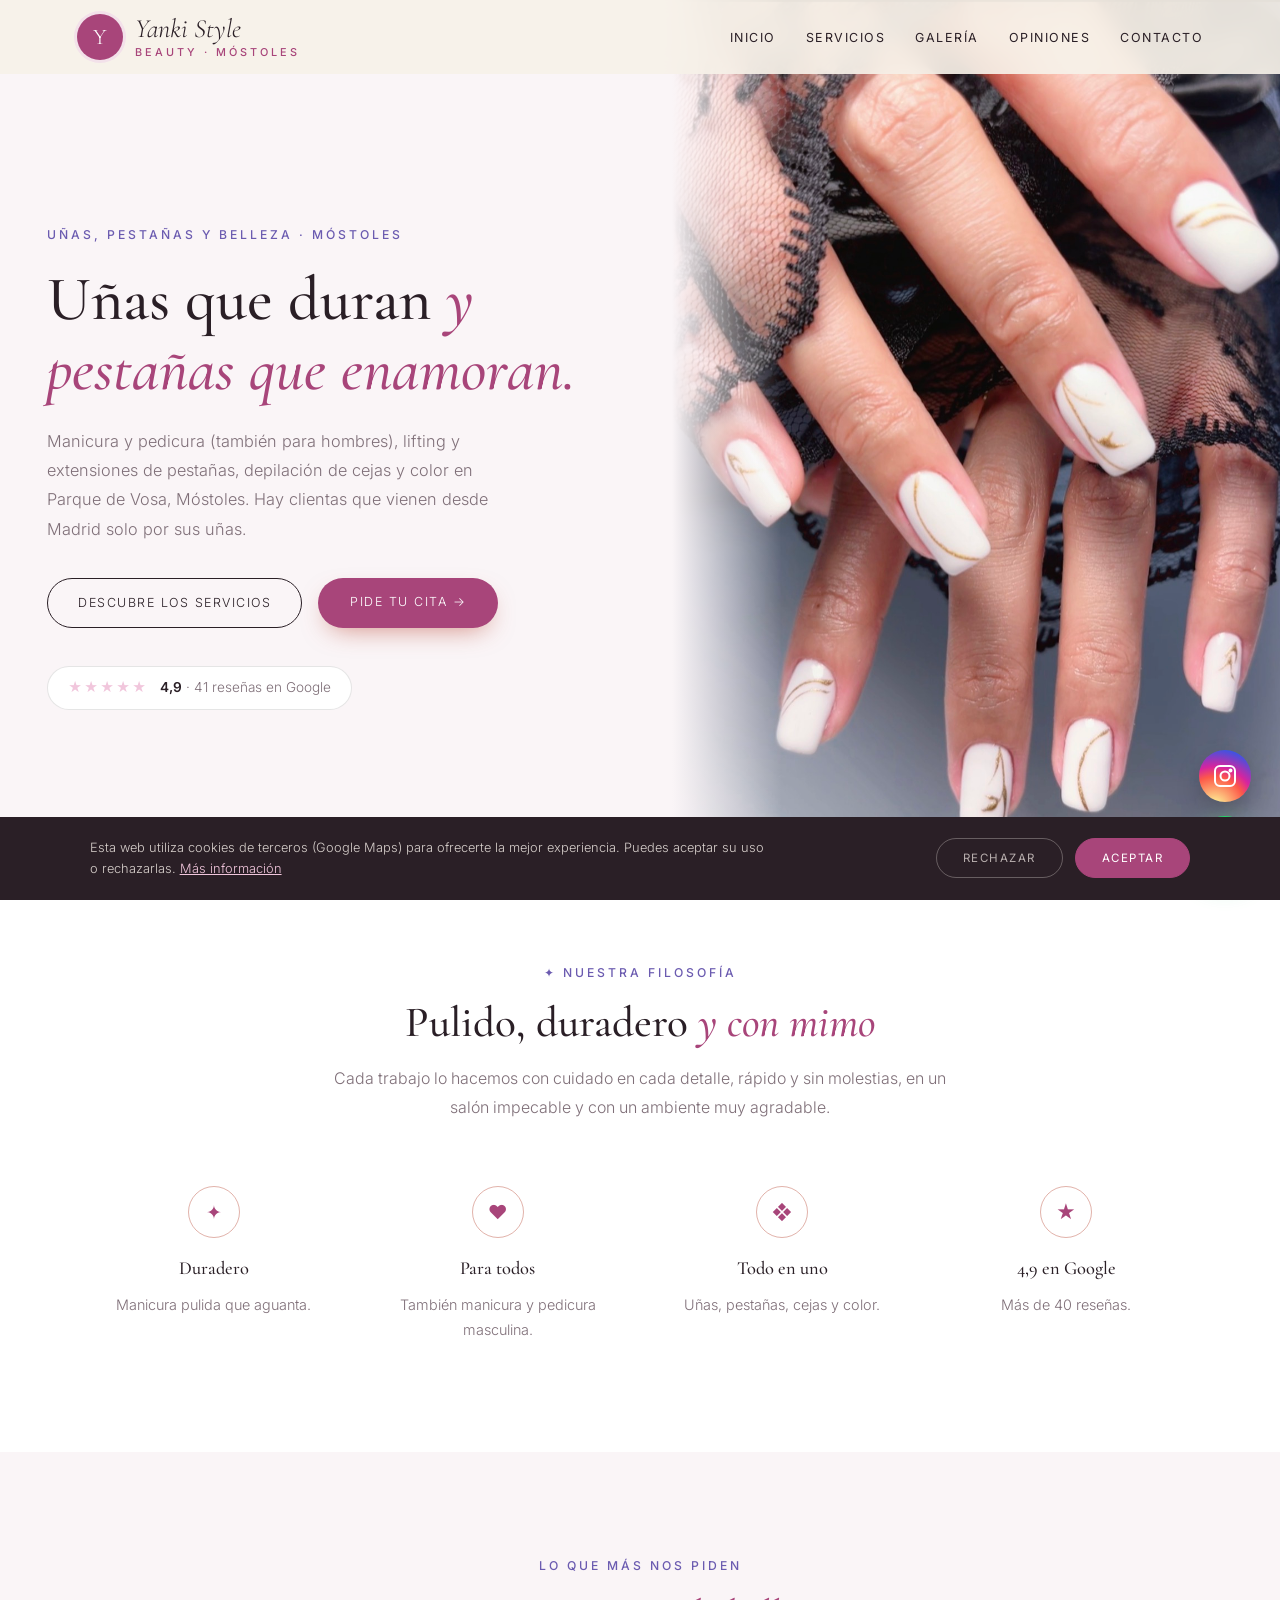
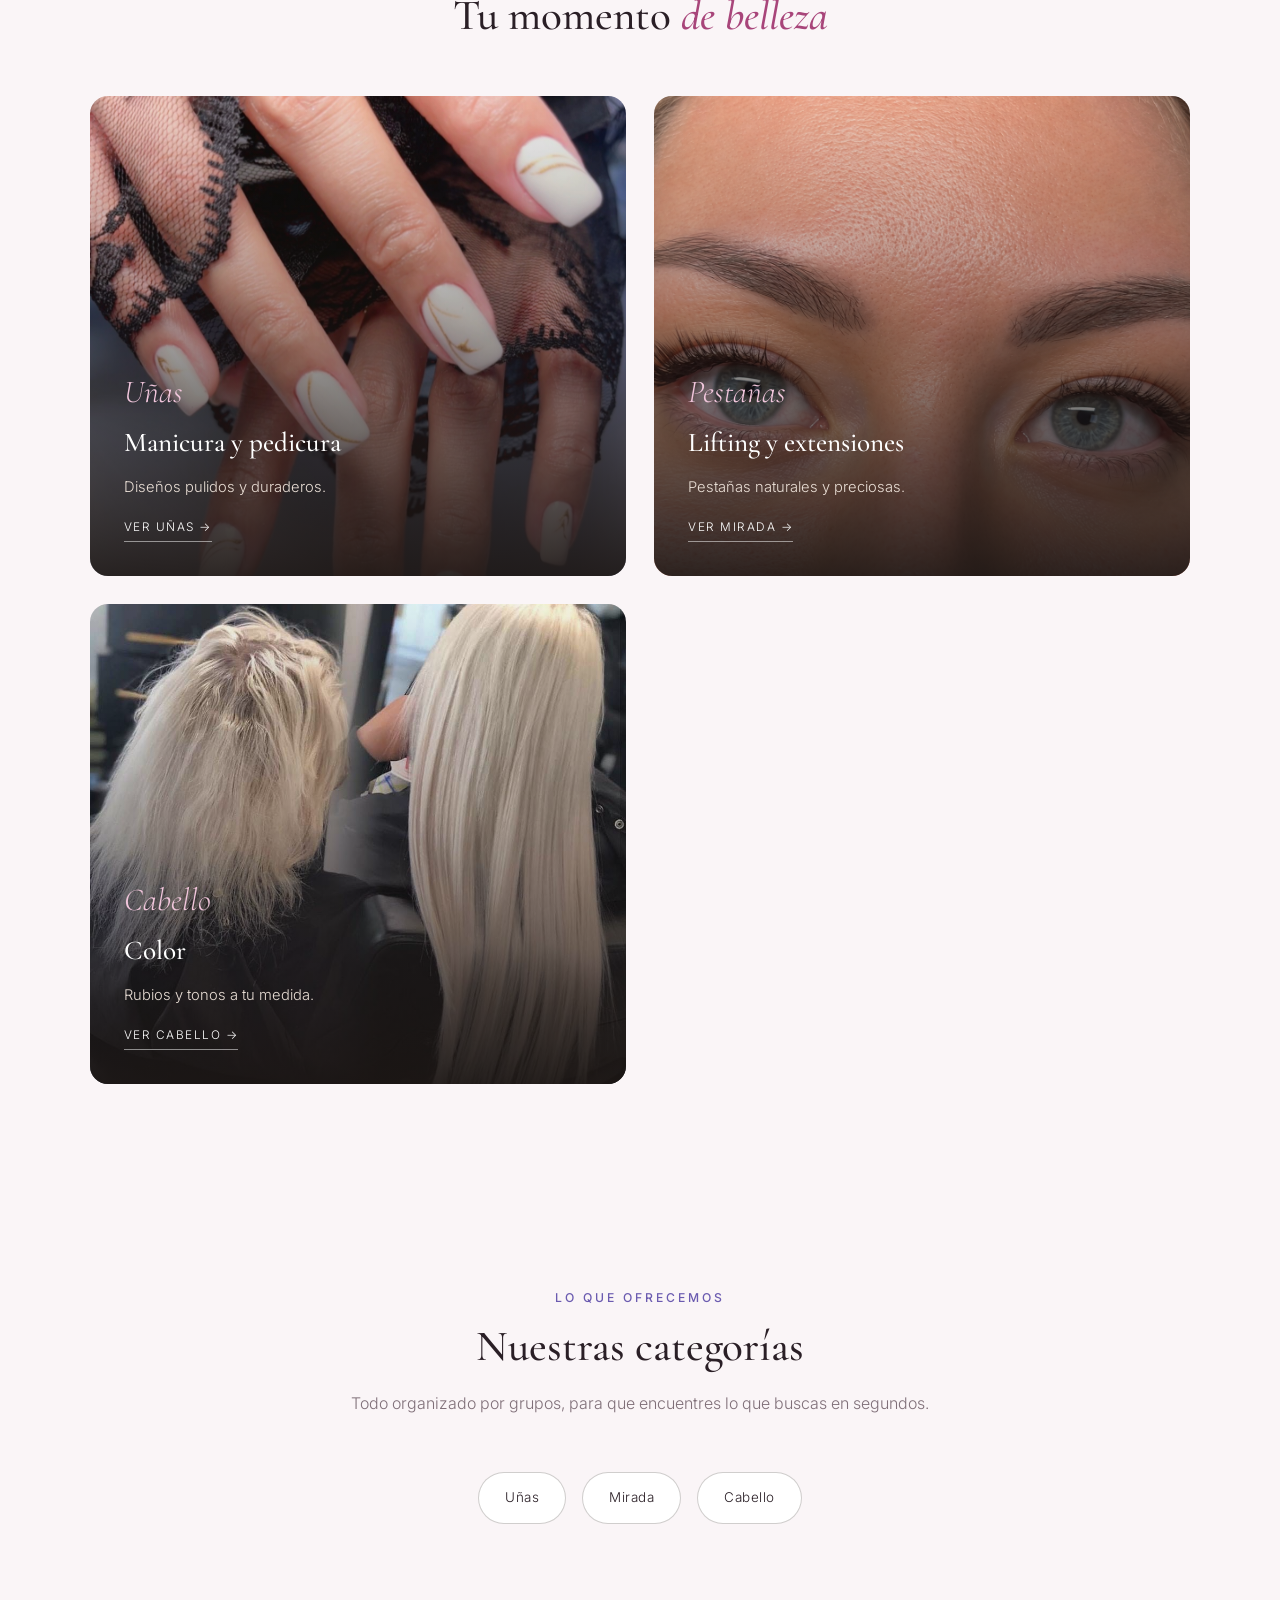
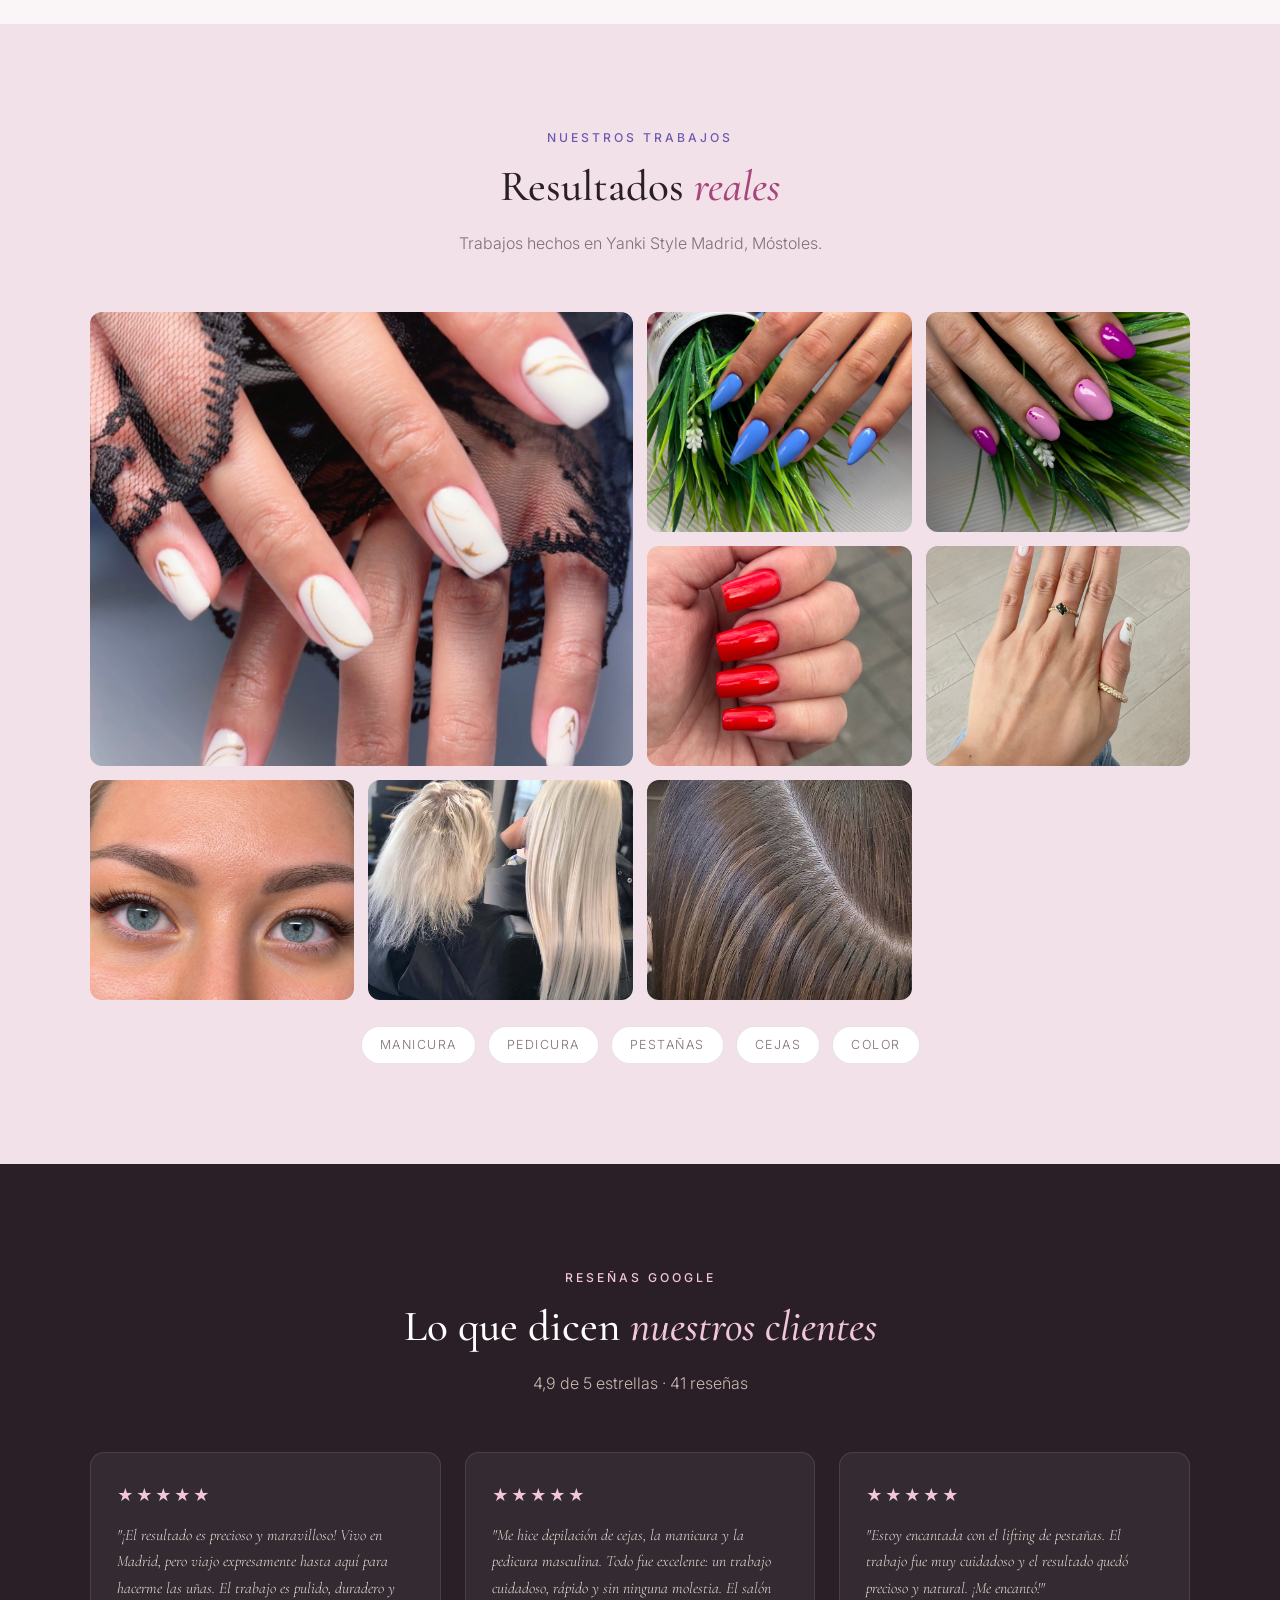
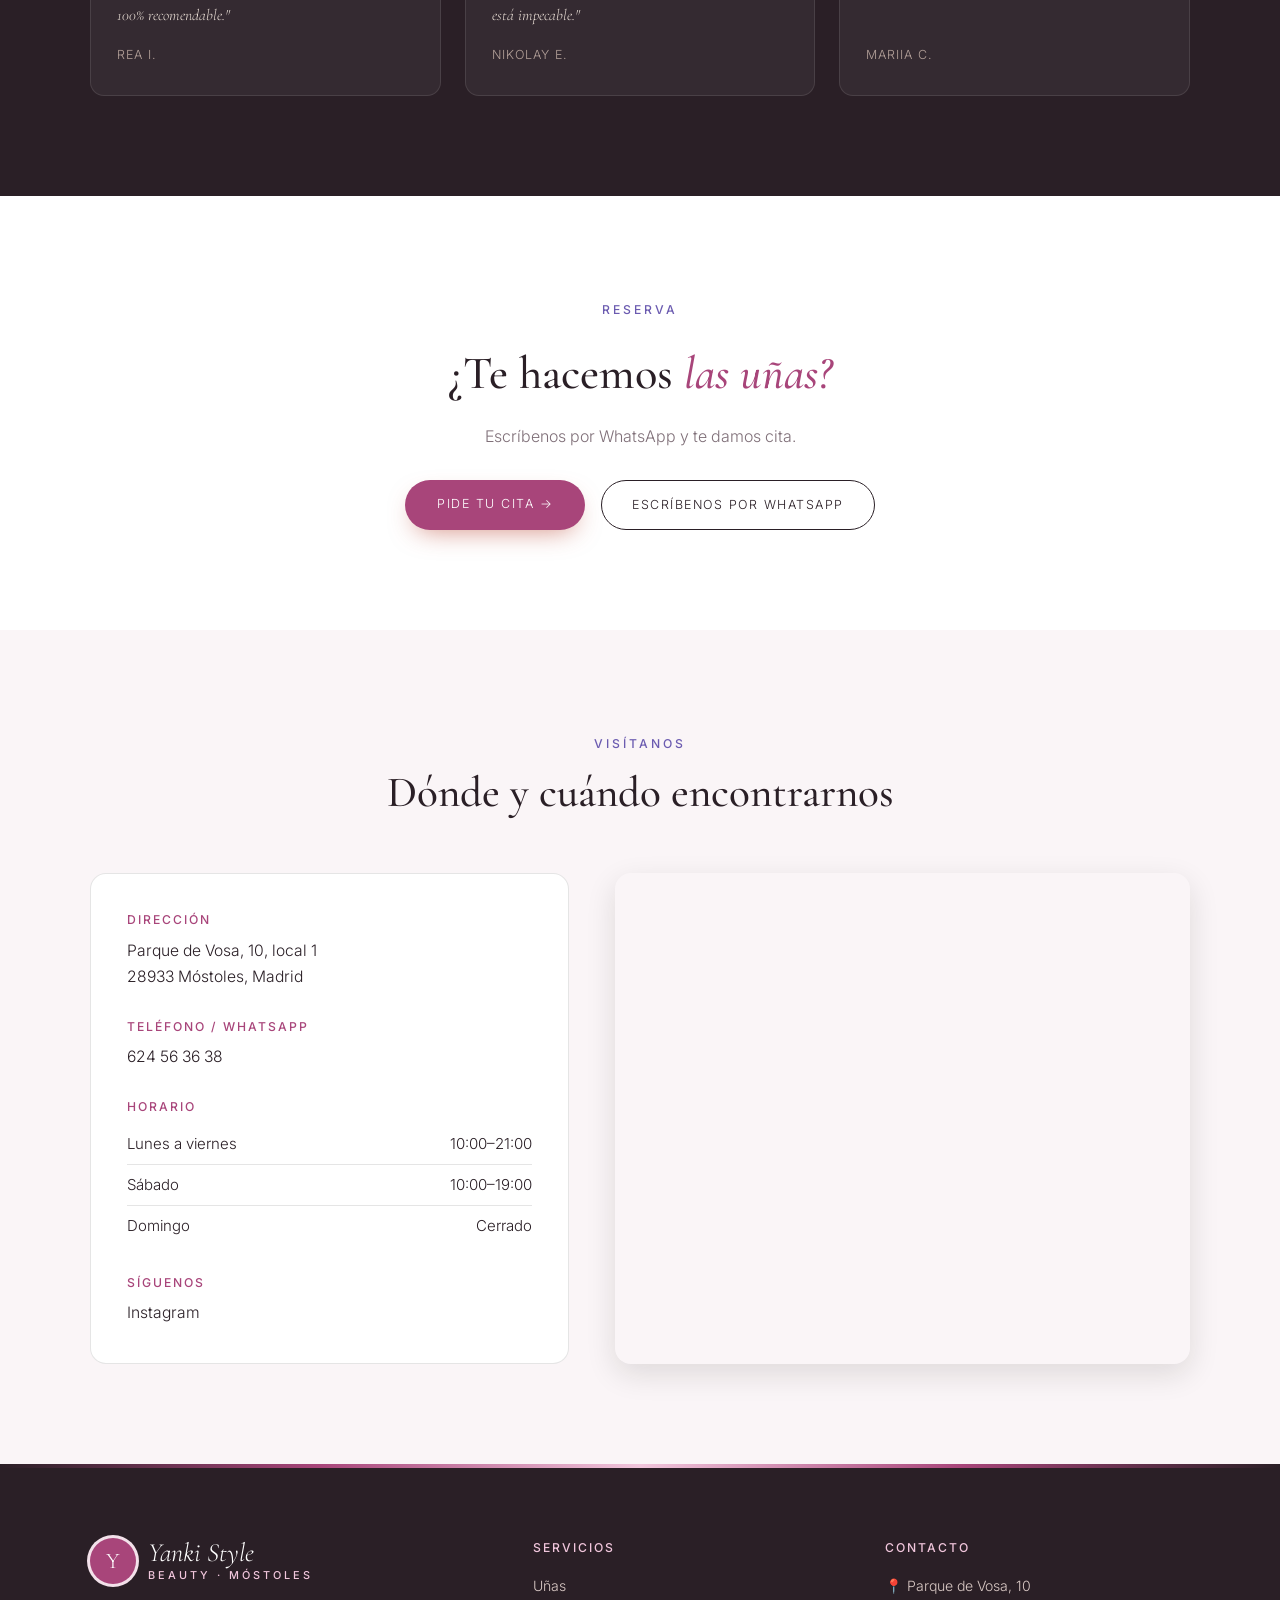
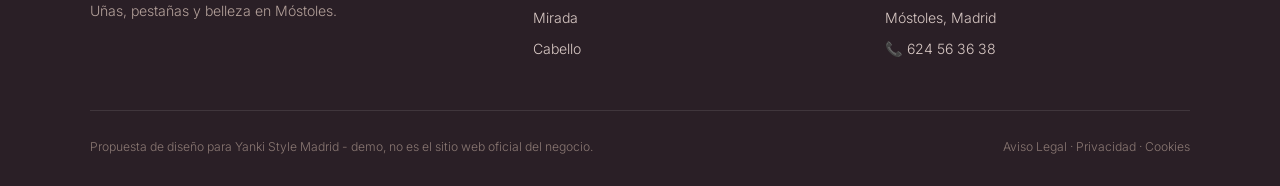
<file: index.html>
<!DOCTYPE html>
<html lang="es">
<head>
<meta charset="UTF-8">
<meta name="viewport" content="width=device-width, initial-scale=1.0">
<title>Yanki Style Madrid — Uñas, pestañas y belleza en Móstoles</title>
<meta name="description" content="Yanki Style Madrid, salón de belleza en Parque de Vosa 10, Móstoles. Manicura, pedicura (también masculina), lifting y extensiones de pestañas, cejas y color. 4,9★ con 41 reseñas en Google.">
<meta name="theme-color" content="#2a1f26">
<meta property="og:title" content="Yanki Style Madrid · Móstoles">
<meta property="og:image" content="maps_04.jpg">

<link rel="preconnect" href="https://fonts.googleapis.com"><link rel="preconnect" href="https://fonts.gstatic.com" crossorigin><link href="https://fonts.googleapis.com/css2?family=Cormorant+Garamond:ital,wght@0,500;0,600;1,500&family=Inter:wght@300;400;500;600&display=swap" rel="stylesheet">
<link rel="stylesheet" href="styles.css">
</head>
<body>

<header id="header">
  <a href="index.html" class="logo" aria-label="Yanki Style Madrid, inicio"><span class="logo-mark">Y</span><span class="logo-text"><span class="script">Yanki Style</span><small>beauty · Móstoles</small></span></a>
  <nav id="nav" aria-label="Navegación principal"><ul><li><a href="index.html#inicio">Inicio</a></li><li><a href="servicios.html">Servicios</a></li><li><a href="index.html#galeria">Galería</a></li><li><a href="index.html#opiniones">Opiniones</a></li><li><a href="index.html#contacto">Contacto</a></li></ul></nav><button class="nav-toggle" id="navToggle" aria-label="Abrir menú">☰</button>
</header>

<section class="hero" id="inicio">
  <div class="hero-text">
    <span class="eyebrow">Uñas, pestañas y belleza · Móstoles</span>
    <h1>Uñas que duran <em>y pestañas que enamoran.</em></h1>
    <p>Manicura y pedicura (también para hombres), lifting y extensiones de pestañas, depilación de cejas y color en Parque de Vosa, Móstoles. Hay clientas que vienen desde Madrid solo por sus uñas.</p>
    <div class="hero-ctas">
      <a href="servicios.html" class="btn-outline">Descubre los servicios</a>
      <a href="https://wa.me/34624563638?text=Hola%2C%20he%20visto%20vuestra%20web%20y%20me%20gustar%C3%ADa%20pedir%20cita%20en%20Yanki%20Style%20Madrid" class="btn-solid" target="_blank" rel="noopener">Pide tu cita →</a>
    </div>
    <a class="hero-rating" href="https://www.google.com/maps/search/?api=1&query=Yanki+Style+Madrid,+Parque+de+Vosa+10,+Mostoles" target="_blank" rel="noopener"><span class="stars">★★★★★</span><span><strong>4,9</strong> · 41 reseñas en Google</span></a>
  </div>
  <div class="hero-img"><img src="maps_04.jpg" alt="Manicura blanca con detalles dorados de Yanki Style Madrid" style="object-position:center 40%;"></div>
</section>

<section class="trust">
  <div class="section-head">
    <span class="eyebrow">✦ Nuestra filosofía</span>
    <h2>Pulido, duradero <em>y con mimo</em></h2>
    <p>Cada trabajo lo hacemos con cuidado en cada detalle, rápido y sin molestias, en un salón impecable y con un ambiente muy agradable.</p>
  </div>
  <div class="trust-grid">
    <div class="trust-card"><span class="trust-ic">✦</span><h3>Duradero</h3><p>Manicura pulida que aguanta.</p></div>
    <div class="trust-card"><span class="trust-ic">♥</span><h3>Para todos</h3><p>También manicura y pedicura masculina.</p></div>
    <div class="trust-card"><span class="trust-ic">❖</span><h3>Todo en uno</h3><p>Uñas, pestañas, cejas y color.</p></div>
    <div class="trust-card"><span class="trust-ic">★</span><h3>4,9 en Google</h3><p>Más de 40 reseñas.</p></div>
  </div>
</section>

<section class="worlds">
  <div class="section-head">
    <span class="eyebrow">Lo que más nos piden</span>
    <h2>Tu momento <em>de belleza</em></h2>
  </div>
  <div class="worlds-grid">
    <a href="servicios.html#unas" class="world-card"><img src="maps_04.jpg" alt="Manicura y pedicura"><div class="world-text"><span class="script">Uñas</span><h3>Manicura y pedicura</h3><p>Diseños pulidos y duraderos.</p><span class="world-link">Ver uñas →</span></div></a>
    <a href="servicios.html#mirada" class="world-card"><img src="maps_02.jpg" alt="Lifting y extensiones"><div class="world-text"><span class="script">Pestañas</span><h3>Lifting y extensiones</h3><p>Pestañas naturales y preciosas.</p><span class="world-link">Ver mirada →</span></div></a>
    <a href="servicios.html#pelo" class="world-card"><img src="maps_09.jpg" alt="Color"><div class="world-text"><span class="script">Cabello</span><h3>Color</h3><p>Rubios y tonos a tu medida.</p><span class="world-link">Ver cabello →</span></div></a>
  </div>
</section>

<section>
  <div class="section-head">
    <span class="eyebrow">Lo que ofrecemos</span>
    <h2>Nuestras categorías</h2>
    <p>Todo organizado por grupos, para que encuentres lo que buscas en segundos.</p>
  </div>
  <div class="cat-pills">
    <a href="servicios.html#unas" class="cat-pill">Uñas</a>
    <a href="servicios.html#mirada" class="cat-pill">Mirada</a>
    <a href="servicios.html#pelo" class="cat-pill">Cabello</a>
  </div>
</section>

<section class="gallery-wrap" id="galeria">
  <div class="section-head">
    <span class="eyebrow">Nuestros trabajos</span>
    <h2>Resultados <em>reales</em></h2>
    <p>Trabajos hechos en Yanki Style Madrid, Móstoles.</p>
  </div>
  <div class="gallery">
    <figure class="big"><img src="maps_04.jpg" alt="Manicura blanca con líneas doradas" loading="lazy"></figure>
    <figure><img src="maps_07.jpg" alt="Uñas largas en azul" loading="lazy"></figure>
    <figure><img src="maps_01.jpg" alt="Manicura en tonos lila" loading="lazy"></figure>
    <figure><img src="maps_08.jpg" alt="Manicura en rojo" loading="lazy"></figure>
    <figure><img src="maps_06.jpg" alt="Manicura blanca" loading="lazy"></figure>
    <figure><img src="maps_02.jpg" alt="Pestañas y cejas" loading="lazy"></figure>
    <figure><img src="maps_09.jpg" alt="Rubio antes y después" loading="lazy"></figure>
    <figure><img src="maps_05.jpg" alt="Color de cabello" loading="lazy"></figure>
  </div>
  <div class="brands"><span>Manicura</span><span>Pedicura</span><span>Pestañas</span><span>Cejas</span><span>Color</span></div>
</section>

<section class="reviews-wrap" id="opiniones">
  <div class="section-head">
    <span class="eyebrow">Reseñas Google</span>
    <h2>Lo que dicen <em>nuestros clientes</em></h2>
    <p>4,9 de 5 estrellas · 41 reseñas</p>
  </div>
  <div class="review-grid">
    <div class="review-card"><div class="stars">★★★★★</div><p>"¡El resultado es precioso y maravilloso! Vivo en Madrid, pero viajo expresamente hasta aquí para hacerme las uñas. El trabajo es pulido, duradero y 100% recomendable."</p><cite>Rea I.</cite></div>
    <div class="review-card"><div class="stars">★★★★★</div><p>"Me hice depilación de cejas, la manicura y la pedicura masculina. Todo fue excelente: un trabajo cuidadoso, rápido y sin ninguna molestia. El salón está impecable."</p><cite>Nikolay E.</cite></div>
    <div class="review-card"><div class="stars">★★★★★</div><p>"Estoy encantada con el lifting de pestañas. El trabajo fue muy cuidadoso y el resultado quedó precioso y natural. ¡Me encantó!"</p><cite>Mariia C.</cite></div>
  </div>
</section>

<section class="cta-section">
  <span class="eyebrow">Reserva</span>
  <h2>¿Te hacemos <em>las uñas?</em></h2>
  <p>Escríbenos por WhatsApp y te damos cita.</p>
  <div class="cta-row">
    <a href="https://wa.me/34624563638?text=Hola%2C%20he%20visto%20vuestra%20web%20y%20me%20gustar%C3%ADa%20pedir%20cita%20en%20Yanki%20Style%20Madrid" class="btn-solid" target="_blank" rel="noopener">Pide tu cita →</a>
    <a href="https://wa.me/34624563638?text=Hola%2C%20he%20visto%20vuestra%20web%20y%20me%20gustar%C3%ADa%20pedir%20cita%20en%20Yanki%20Style%20Madrid" class="btn-outline" target="_blank" rel="noopener">Escríbenos por WhatsApp</a>
  </div>
</section>

<section class="contact-section" id="contacto">
  <div class="section-head">
    <span class="eyebrow">Visítanos</span>
    <h2>Dónde y cuándo encontrarnos</h2>
  </div>
  <div class="contact-grid">
    <div class="contact-info">
      <div class="contact-block"><h3>Dirección</h3><p>Parque de Vosa, 10, local 1<br>28933 Móstoles, Madrid</p></div>
      <div class="contact-block"><h3>Teléfono / WhatsApp</h3><p><a href="tel:+34624563638">624 56 36 38</a></p></div>
      <div class="contact-block"><h3>Horario</h3><ul class="hours-list"><li><span>Lunes a viernes</span><span>10:00–21:00</span></li><li><span>Sábado</span><span>10:00–19:00</span></li><li><span>Domingo</span><span>Cerrado</span></li></ul></div>
      <div class="contact-block"><h3>Síguenos</h3><p><a href="https://www.instagram.com/yanki_style_madrid/" target="_blank" rel="noopener">Instagram</a></p></div>
    </div>
    <div class="contact-map">
      <iframe title="Mapa de Yanki Style Madrid" src="https://www.google.com/maps?q=Yanki+Style+Madrid,+Parque+de+Vosa+10,+Mostoles&output=embed" width="100%" height="100%" style="border:0;" allowfullscreen="" loading="lazy" referrerpolicy="no-referrer-when-downgrade"></iframe>
    </div>
  </div>
</section>

<footer>
  <div class="footer-grid">
    <div class="footer-brand">
      <a href="index.html" class="logo light"><span class="logo-mark">Y</span><span class="logo-text"><span class="script">Yanki Style</span><small>beauty · Móstoles</small></span></a>
      <p>Uñas, pestañas y belleza en Móstoles.</p>
    </div>
    <div><h4>Servicios</h4><ul><li><a href="servicios.html#unas">Uñas</a></li><li><a href="servicios.html#mirada">Mirada</a></li><li><a href="servicios.html#pelo">Cabello</a></li></ul></div>
    <div><h4>Contacto</h4><ul><li>📍 Parque de Vosa, 10</li><li>Móstoles, Madrid</li><li>📞 <a href="tel:+34624563638">624 56 36 38</a></li></ul></div>
  </div>
  <div class="footer-bottom">
    <span>Propuesta de diseño para Yanki Style Madrid - demo, no es el sitio web oficial del negocio.</span>
    <span><a href="aviso-legal.html">Aviso Legal</a> &middot; <a href="politica-privacidad.html">Privacidad</a> &middot; <a href="politica-cookies.html">Cookies</a></span>
  </div>
</footer>

<div id="cookie-banner" class="cookie-banner"><p>Esta web utiliza cookies de terceros (Google Maps) para ofrecerte la mejor experiencia. Puedes aceptar su uso o rechazarlas. <a href="politica-cookies.html">Más información</a></p><div class="cookie-actions"><button onclick="setCookieChoice('rejected')" class="ck-reject">Rechazar</button><button onclick="setCookieChoice('accepted')" class="ck-accept">Aceptar</button></div></div>
<div class="social-fabs"><a class="ig-fab" href="https://www.instagram.com/yanki_style_madrid/" target="_blank" rel="noopener" aria-label="Visitar Instagram"><svg width="24" height="24" viewBox="0 0 24 24" fill="none" stroke="white" stroke-width="2"><rect x="2" y="2" width="20" height="20" rx="5"/><circle cx="12" cy="12" r="4.5"/><circle cx="17.5" cy="6.5" r="1" fill="white"/></svg></a><a class="wa-fab" href="https://wa.me/34624563638?text=Hola%2C%20he%20visto%20vuestra%20web%20y%20me%20gustar%C3%ADa%20pedir%20cita%20en%20Yanki%20Style%20Madrid" target="_blank" rel="noopener" aria-label="Escribir por WhatsApp"><svg width="28" height="28" viewBox="0 0 24 24" fill="white"><path d="M17.5 14.4c-.3-.1-1.8-.9-2-1s-.5-.1-.7.1-.8 1-.9 1.2-.3.2-.6.1a8.2 8.2 0 0 1-2.4-1.5 9 9 0 0 1-1.7-2.1c-.2-.3 0-.5.1-.6l.4-.5.3-.5v-.5l-.9-2.2c-.2-.6-.5-.5-.7-.5h-.6a1.1 1.1 0 0 0-.8.4 3.4 3.4 0 0 0-1 2.5 5.9 5.9 0 0 0 1.2 3.1 13.5 13.5 0 0 0 5.2 4.6c2.6 1 2.6.7 3.1.6a2.6 2.6 0 0 0 1.7-1.2 2.1 2.1 0 0 0 .2-1.2c-.1-.1-.3-.2-.6-.3ZM12 21.8a9.8 9.8 0 0 1-5-1.4l-.4-.2-3.7 1 1-3.6-.2-.4A9.8 9.8 0 1 1 12 21.8Zm8.4-18.3A11.8 11.8 0 0 0 1.8 17.7L.2 23.8l6.3-1.6a11.8 11.8 0 0 0 5.6 1.4A11.8 11.8 0 0 0 20.4 3.5Z"/></svg></a></div>
<script src="main.js"></script>
</body>
</html>
</file>
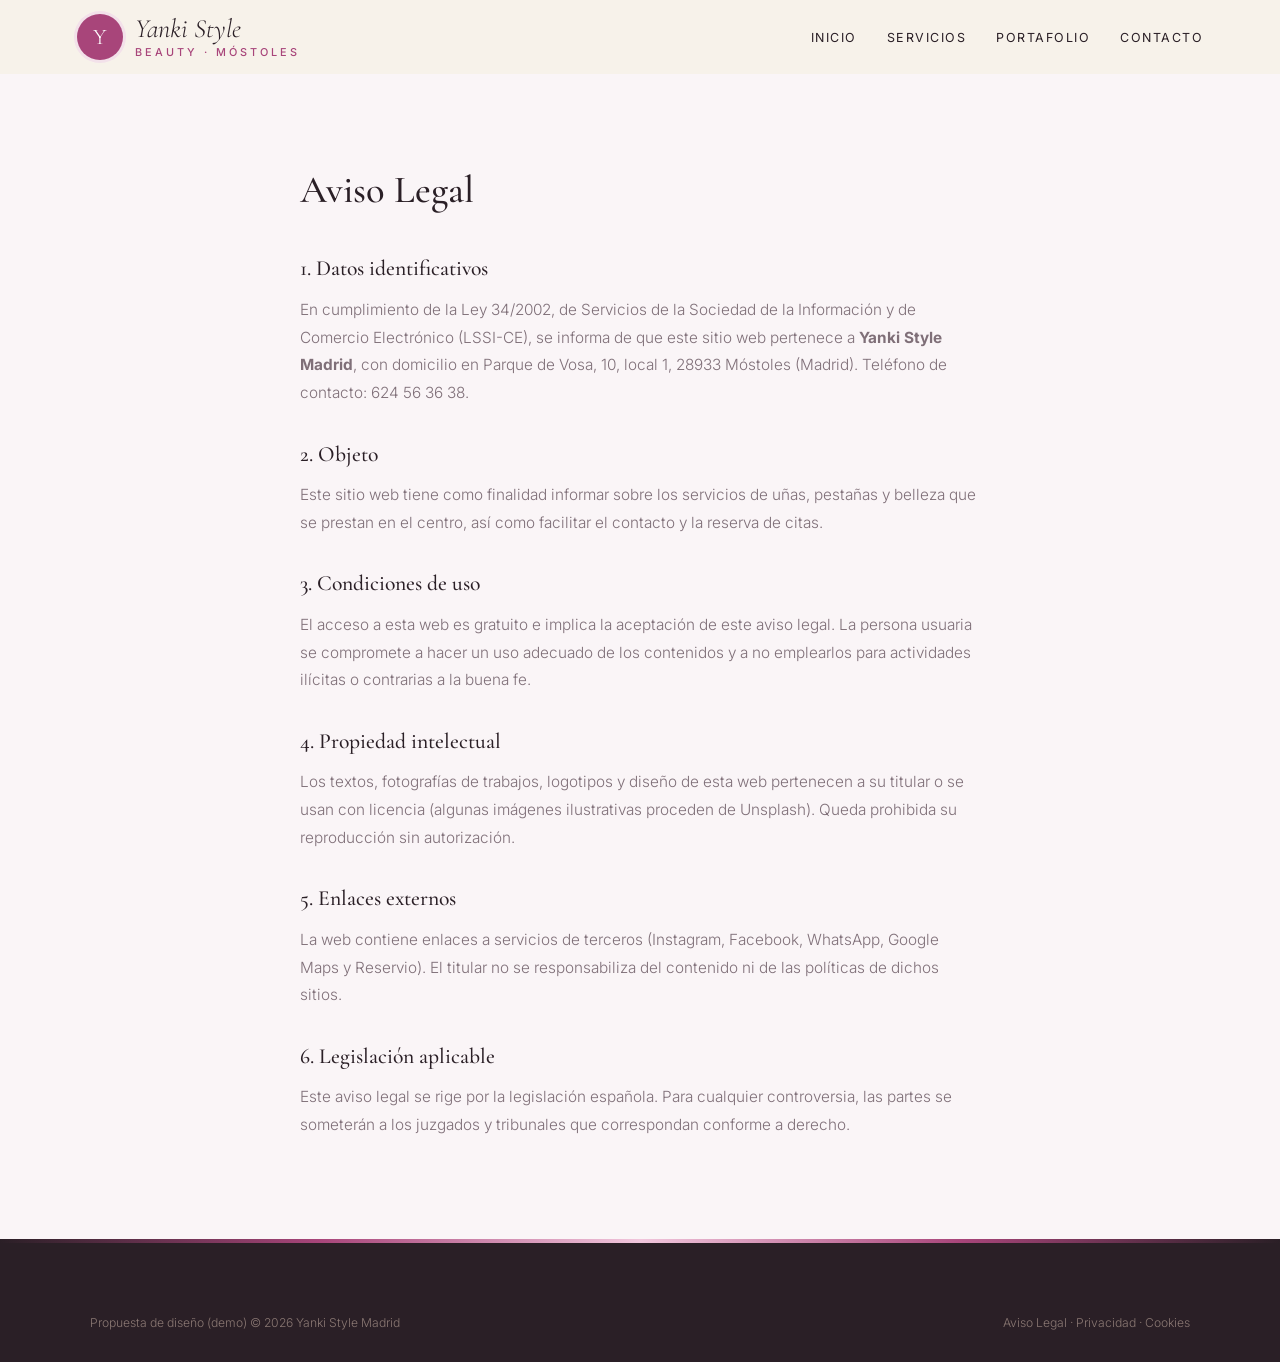
<file: aviso-legal.html>
<!DOCTYPE html>
<html lang="es">
<head>
<meta charset="UTF-8">
<meta name="viewport" content="width=device-width, initial-scale=1.0">
<title>Aviso Legal — Yanki Style Madrid</title>
<meta name="robots" content="noindex">

<link rel="preconnect" href="https://fonts.googleapis.com">
<link href="https://fonts.googleapis.com/css2?family=Cormorant+Garamond:ital,wght@0,500;0,600;1,500&family=Inter:wght@300;400;500;600&display=swap" rel="stylesheet">
<link rel="stylesheet" href="styles.css">
</head>
<body>
<header id="header" class="scrolled">
  <a href="index.html" class="logo" aria-label="Yanki Style Madrid, inicio">
    <span class="logo-mark">Y</span>
    <span class="logo-text"><span class="script">Yanki Style</span><small>beauty · Móstoles</small></span>
  </a>
  <nav id="nav" aria-label="Navegación principal">
    <ul>
      <li><a href="index.html#inicio">Inicio</a></li>
      <li><a href="servicios.html">Servicios</a></li>
      <li><a href="portafolio.html">Portafolio</a></li>
      <li><a href="index.html#contacto">Contacto</a></li>
    </ul>
  </nav>
  <button class="nav-toggle" id="navToggle" aria-label="Abrir menú">☰</button>
</header>
<main class="legal"><h1>Aviso Legal</h1>
<h2>1. Datos identificativos</h2>
<p>En cumplimiento de la Ley 34/2002, de Servicios de la Sociedad de la Información y de Comercio Electrónico (LSSI-CE), se informa de que este sitio web pertenece a <strong>Yanki Style Madrid</strong>, con domicilio en Parque de Vosa, 10, local 1, 28933 Móstoles (Madrid). Teléfono de contacto: 624 56 36 38.</p>
<h2>2. Objeto</h2>
<p>Este sitio web tiene como finalidad informar sobre los servicios de uñas, pestañas y belleza que se prestan en el centro, así como facilitar el contacto y la reserva de citas.</p>
<h2>3. Condiciones de uso</h2>
<p>El acceso a esta web es gratuito e implica la aceptación de este aviso legal. La persona usuaria se compromete a hacer un uso adecuado de los contenidos y a no emplearlos para actividades ilícitas o contrarias a la buena fe.</p>
<h2>4. Propiedad intelectual</h2>
<p>Los textos, fotografías de trabajos, logotipos y diseño de esta web pertenecen a su titular o se usan con licencia (algunas imágenes ilustrativas proceden de Unsplash). Queda prohibida su reproducción sin autorización.</p>
<h2>5. Enlaces externos</h2>
<p>La web contiene enlaces a servicios de terceros (Instagram, Facebook, WhatsApp, Google Maps y Reservio). El titular no se responsabiliza del contenido ni de las políticas de dichos sitios.</p>
<h2>6. Legislación aplicable</h2>
<p>Este aviso legal se rige por la legislación española. Para cualquier controversia, las partes se someterán a los juzgados y tribunales que correspondan conforme a derecho.</p></main>
<footer>
  <div class="footer-bottom" style="margin-top:0">
    <span>Propuesta de diseño (demo) © 2026 Yanki Style Madrid</span>
    <span><a href="aviso-legal.html">Aviso Legal</a> &middot; <a href="politica-privacidad.html">Privacidad</a> &middot; <a href="politica-cookies.html">Cookies</a></span>
  </div>
</footer>
<script src="main.js"></script>
</body>
</html>
</file>
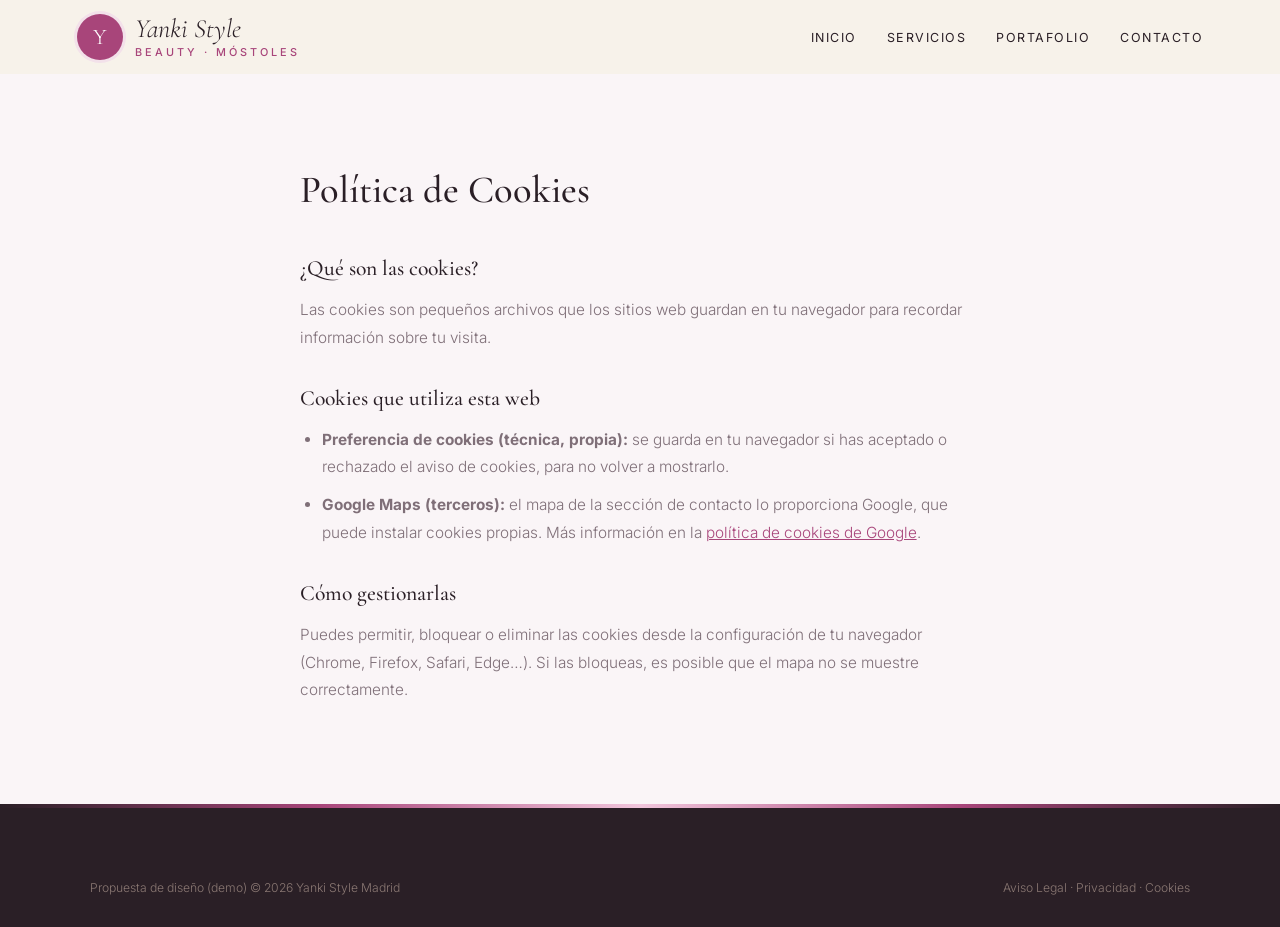
<file: politica-cookies.html>
<!DOCTYPE html>
<html lang="es">
<head>
<meta charset="UTF-8">
<meta name="viewport" content="width=device-width, initial-scale=1.0">
<title>Política de Cookies — Yanki Style Madrid</title>
<meta name="robots" content="noindex">

<link rel="preconnect" href="https://fonts.googleapis.com">
<link href="https://fonts.googleapis.com/css2?family=Cormorant+Garamond:ital,wght@0,500;0,600;1,500&family=Inter:wght@300;400;500;600&display=swap" rel="stylesheet">
<link rel="stylesheet" href="styles.css">
</head>
<body>
<header id="header" class="scrolled">
  <a href="index.html" class="logo" aria-label="Yanki Style Madrid, inicio">
    <span class="logo-mark">Y</span>
    <span class="logo-text"><span class="script">Yanki Style</span><small>beauty · Móstoles</small></span>
  </a>
  <nav id="nav" aria-label="Navegación principal">
    <ul>
      <li><a href="index.html#inicio">Inicio</a></li>
      <li><a href="servicios.html">Servicios</a></li>
      <li><a href="portafolio.html">Portafolio</a></li>
      <li><a href="index.html#contacto">Contacto</a></li>
    </ul>
  </nav>
  <button class="nav-toggle" id="navToggle" aria-label="Abrir menú">☰</button>
</header>
<main class="legal"><h1>Política de Cookies</h1>
<h2>¿Qué son las cookies?</h2>
<p>Las cookies son pequeños archivos que los sitios web guardan en tu navegador para recordar información sobre tu visita.</p>
<h2>Cookies que utiliza esta web</h2>
<ul>
<li><strong>Preferencia de cookies (técnica, propia):</strong> se guarda en tu navegador si has aceptado o rechazado el aviso de cookies, para no volver a mostrarlo.</li>
<li><strong>Google Maps (terceros):</strong> el mapa de la sección de contacto lo proporciona Google, que puede instalar cookies propias. Más información en la <a href="https://policies.google.com/technologies/cookies" target="_blank" rel="noopener">política de cookies de Google</a>.</li>
</ul>
<h2>Cómo gestionarlas</h2>
<p>Puedes permitir, bloquear o eliminar las cookies desde la configuración de tu navegador (Chrome, Firefox, Safari, Edge…). Si las bloqueas, es posible que el mapa no se muestre correctamente.</p></main>
<footer>
  <div class="footer-bottom" style="margin-top:0">
    <span>Propuesta de diseño (demo) © 2026 Yanki Style Madrid</span>
    <span><a href="aviso-legal.html">Aviso Legal</a> &middot; <a href="politica-privacidad.html">Privacidad</a> &middot; <a href="politica-cookies.html">Cookies</a></span>
  </div>
</footer>
<script src="main.js"></script>
</body>
</html>
</file>
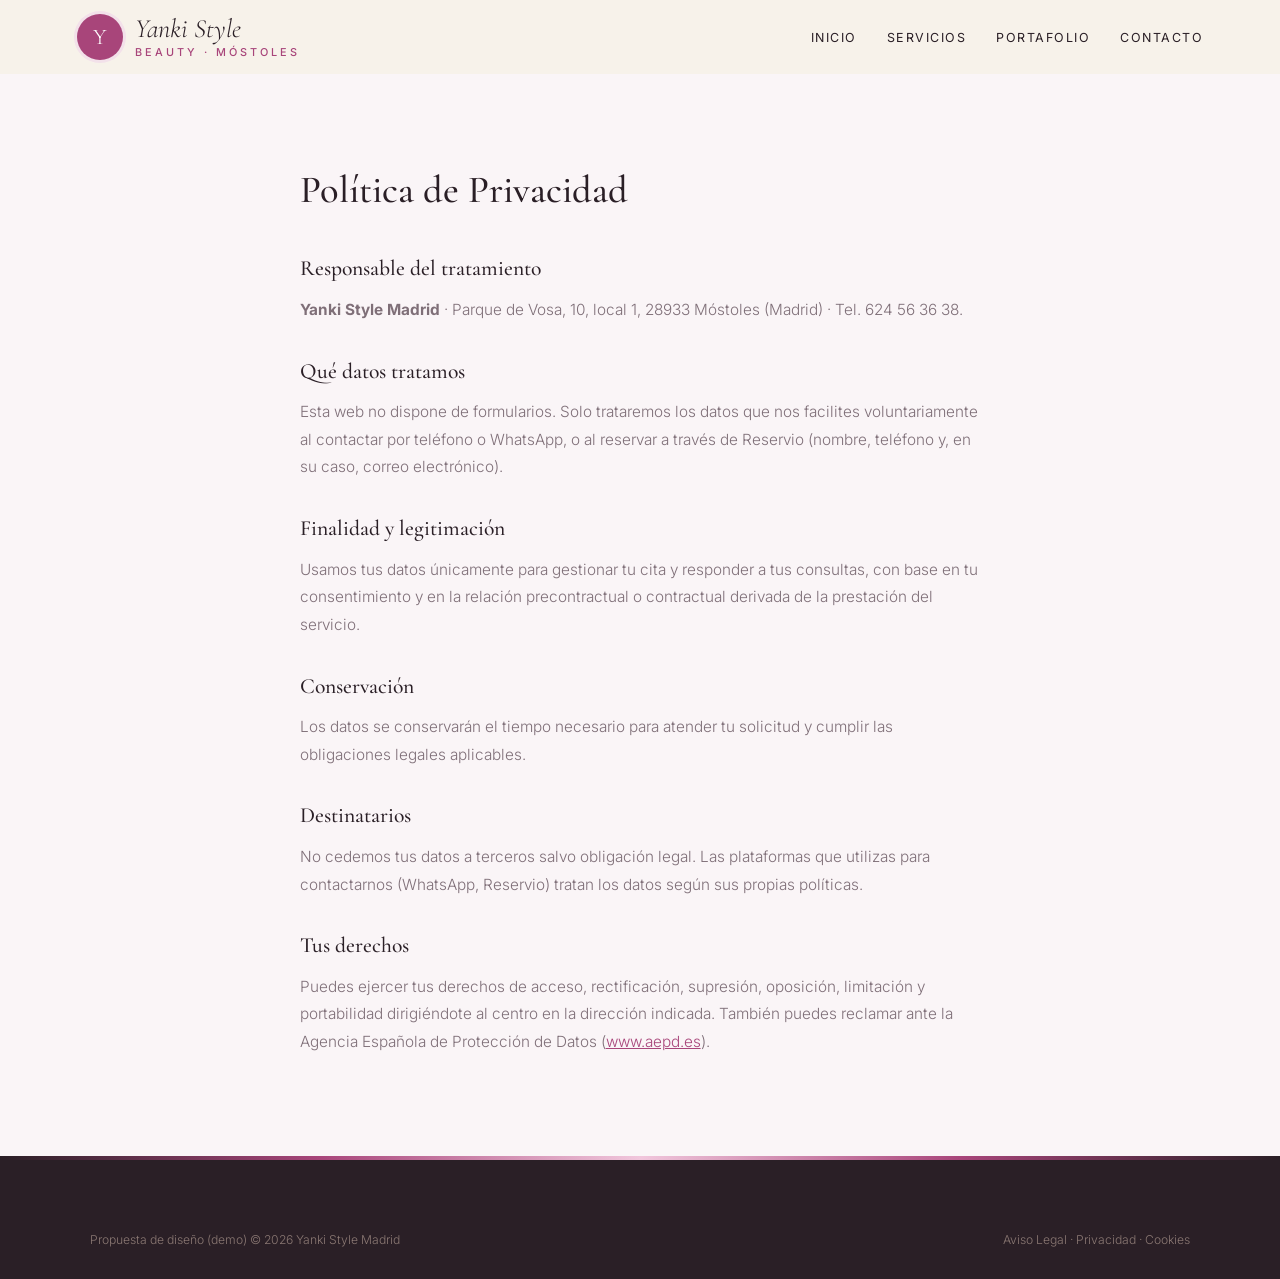
<file: politica-privacidad.html>
<!DOCTYPE html>
<html lang="es">
<head>
<meta charset="UTF-8">
<meta name="viewport" content="width=device-width, initial-scale=1.0">
<title>Política de Privacidad — Yanki Style Madrid</title>
<meta name="robots" content="noindex">

<link rel="preconnect" href="https://fonts.googleapis.com">
<link href="https://fonts.googleapis.com/css2?family=Cormorant+Garamond:ital,wght@0,500;0,600;1,500&family=Inter:wght@300;400;500;600&display=swap" rel="stylesheet">
<link rel="stylesheet" href="styles.css">
</head>
<body>
<header id="header" class="scrolled">
  <a href="index.html" class="logo" aria-label="Yanki Style Madrid, inicio">
    <span class="logo-mark">Y</span>
    <span class="logo-text"><span class="script">Yanki Style</span><small>beauty · Móstoles</small></span>
  </a>
  <nav id="nav" aria-label="Navegación principal">
    <ul>
      <li><a href="index.html#inicio">Inicio</a></li>
      <li><a href="servicios.html">Servicios</a></li>
      <li><a href="portafolio.html">Portafolio</a></li>
      <li><a href="index.html#contacto">Contacto</a></li>
    </ul>
  </nav>
  <button class="nav-toggle" id="navToggle" aria-label="Abrir menú">☰</button>
</header>
<main class="legal"><h1>Política de Privacidad</h1>
<h2>Responsable del tratamiento</h2>
<p><strong>Yanki Style Madrid</strong> · Parque de Vosa, 10, local 1, 28933 Móstoles (Madrid) · Tel. 624 56 36 38.</p>
<h2>Qué datos tratamos</h2>
<p>Esta web no dispone de formularios. Solo trataremos los datos que nos facilites voluntariamente al contactar por teléfono o WhatsApp, o al reservar a través de Reservio (nombre, teléfono y, en su caso, correo electrónico).</p>
<h2>Finalidad y legitimación</h2>
<p>Usamos tus datos únicamente para gestionar tu cita y responder a tus consultas, con base en tu consentimiento y en la relación precontractual o contractual derivada de la prestación del servicio.</p>
<h2>Conservación</h2>
<p>Los datos se conservarán el tiempo necesario para atender tu solicitud y cumplir las obligaciones legales aplicables.</p>
<h2>Destinatarios</h2>
<p>No cedemos tus datos a terceros salvo obligación legal. Las plataformas que utilizas para contactarnos (WhatsApp, Reservio) tratan los datos según sus propias políticas.</p>
<h2>Tus derechos</h2>
<p>Puedes ejercer tus derechos de acceso, rectificación, supresión, oposición, limitación y portabilidad dirigiéndote al centro en la dirección indicada. También puedes reclamar ante la Agencia Española de Protección de Datos (<a href="https://www.aepd.es" target="_blank" rel="noopener">www.aepd.es</a>).</p></main>
<footer>
  <div class="footer-bottom" style="margin-top:0">
    <span>Propuesta de diseño (demo) © 2026 Yanki Style Madrid</span>
    <span><a href="aviso-legal.html">Aviso Legal</a> &middot; <a href="politica-privacidad.html">Privacidad</a> &middot; <a href="politica-cookies.html">Cookies</a></span>
  </div>
</footer>
<script src="main.js"></script>
</body>
</html>
</file>
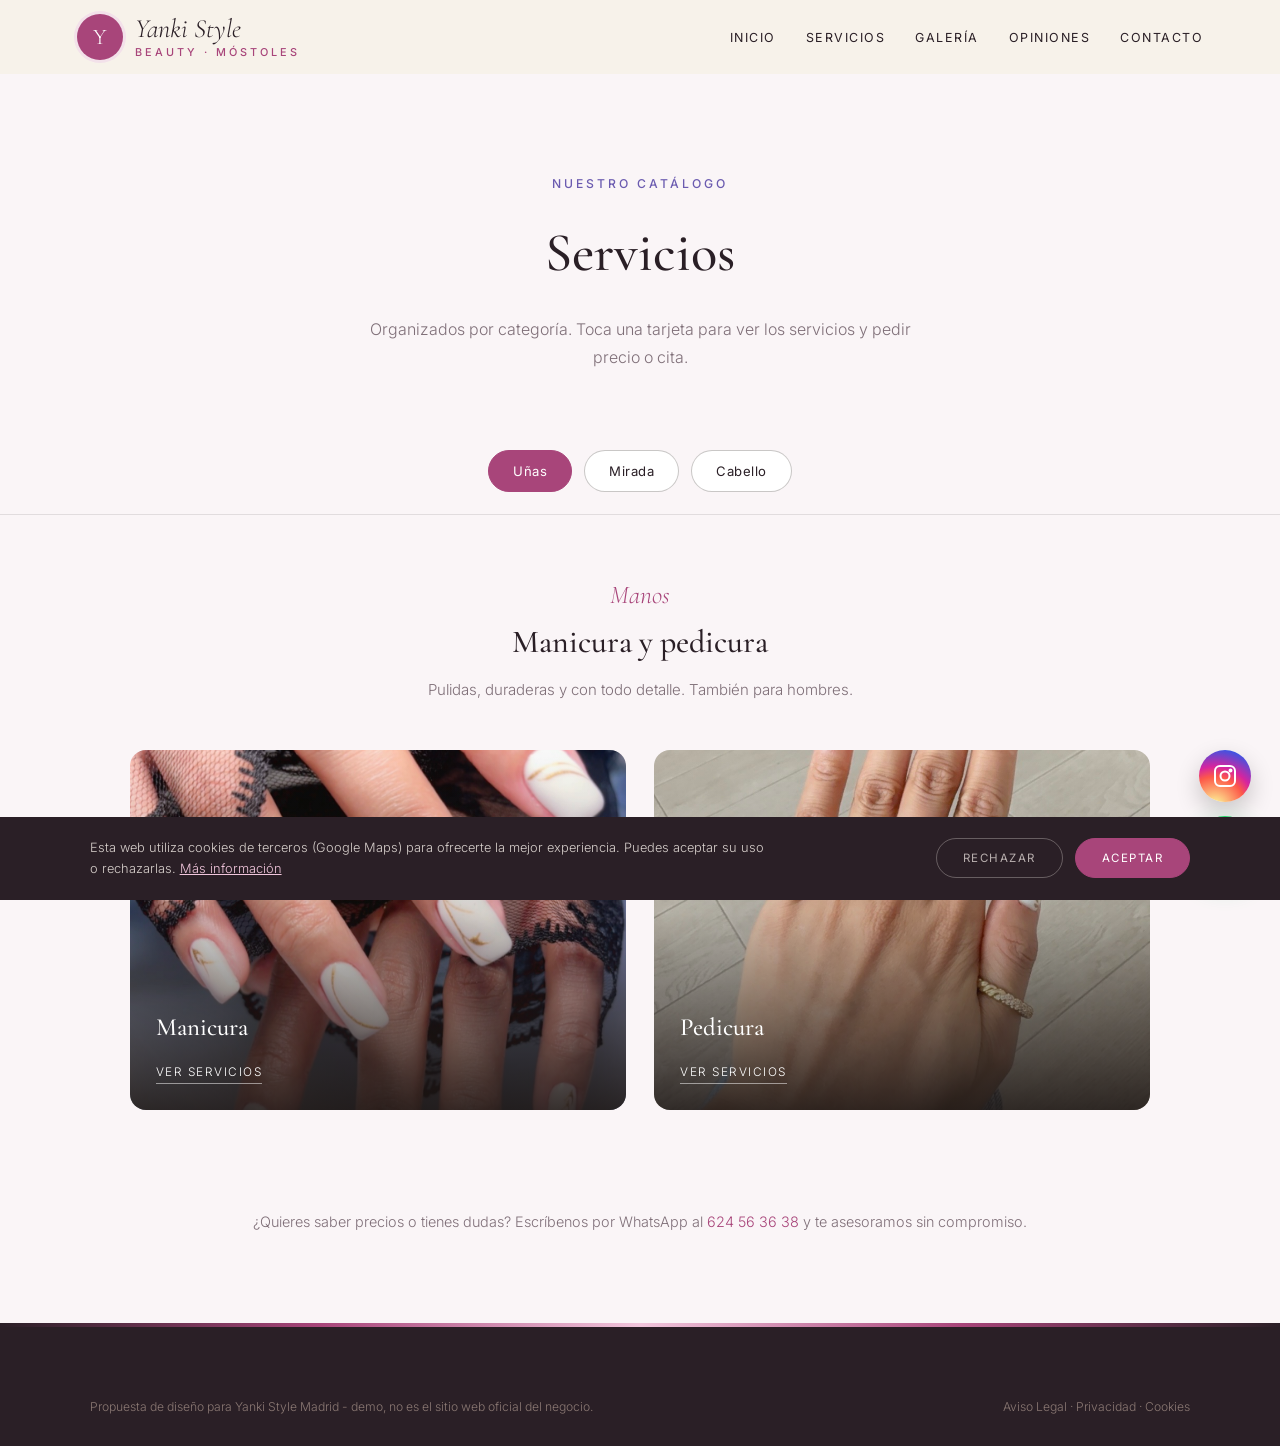
<file: servicios.html>
<!DOCTYPE html>
<html lang="es">
<head>
<meta charset="UTF-8">
<meta name="viewport" content="width=device-width, initial-scale=1.0">
<title>Servicios — Yanki Style Madrid · Móstoles</title>
<meta name="description" content="Servicios de Yanki Style Madrid en Móstoles.">

<link rel="preconnect" href="https://fonts.googleapis.com"><link rel="preconnect" href="https://fonts.gstatic.com" crossorigin><link href="https://fonts.googleapis.com/css2?family=Cormorant+Garamond:ital,wght@0,500;0,600;1,500&family=Inter:wght@300;400;500;600&display=swap" rel="stylesheet">
<link rel="stylesheet" href="styles.css">
</head>
<body>

<header id="header" class="scrolled">
  <a href="index.html" class="logo" aria-label="Yanki Style Madrid, inicio"><span class="logo-mark">Y</span><span class="logo-text"><span class="script">Yanki Style</span><small>beauty · Móstoles</small></span></a>
  <nav id="nav" aria-label="Navegación principal"><ul><li><a href="index.html#inicio">Inicio</a></li><li><a href="servicios.html">Servicios</a></li><li><a href="index.html#galeria">Galería</a></li><li><a href="index.html#opiniones">Opiniones</a></li><li><a href="index.html#contacto">Contacto</a></li></ul></nav><button class="nav-toggle" id="navToggle" aria-label="Abrir menú">☰</button>
</header>

<div class="page-hero">
  <span class="eyebrow">Nuestro catálogo</span>
  <h1>Servicios</h1>
  <p>Organizados por categoría. Toca una tarjeta para ver los servicios y pedir precio o cita.</p>
</div>

<div class="tabs">
  <button class="tab-btn active" data-tab="unas">Uñas</button>
  <button class="tab-btn" data-tab="mirada">Mirada</button>
  <button class="tab-btn" data-tab="pelo">Cabello</button>
  
</div>

<div class="tab-panel active" id="unas">
  <div class="tab-intro"><span class="script">Manos</span><h2>Manicura y pedicura</h2><p>Pulidas, duraderas y con todo detalle. También para hombres.</p></div>
  <div class="cat-grid">
    <div class="cat-card" onclick="openModal('manicura')"><img src="maps_04.jpg" alt="Manicura" loading="lazy"><div class="cat-card-text"><h3>Manicura</h3><span>Ver servicios</span></div></div>
    <div class="cat-card" onclick="openModal('pedicura')"><img src="maps_06.jpg" alt="Pedicura" loading="lazy"><div class="cat-card-text"><h3>Pedicura</h3><span>Ver servicios</span></div></div>
  </div>
</div>

<div class="tab-panel" id="mirada">
  <div class="tab-intro"><span class="script">Mirada</span><h2>Pestañas y cejas</h2><p>Resultados cuidados y naturales.</p></div>
  <div class="cat-grid">
    <div class="cat-card" onclick="openModal('pestanas')"><img src="maps_02.jpg" alt="Pestañas" loading="lazy"><div class="cat-card-text"><h3>Pestañas</h3><span>Ver servicios</span></div></div>
    <div class="cat-card" onclick="openModal('cejas')"><img src="maps_02.jpg" alt="Cejas" loading="lazy"><div class="cat-card-text"><h3>Cejas</h3><span>Ver servicios</span></div></div>
  </div>
</div>

<div class="tab-panel" id="pelo">
  <div class="tab-intro"><span class="script">Cabello</span><h2>Color</h2><p>Tonos que te favorecen.</p></div>
  <div class="cat-grid single">
    <div class="cat-card" onclick="openModal('color')"><img src="maps_09.jpg" alt="Color y rubios" loading="lazy"><div class="cat-card-text"><h3>Color y rubios</h3><span>Ver servicios</span></div></div>
  </div>
</div>


<p class="services-note">¿Quieres saber precios o tienes dudas? Escríbenos por WhatsApp al <a href="https://wa.me/34624563638" target="_blank" rel="noopener" style="color:var(--red)">624 56 36 38</a> y te asesoramos sin compromiso.</p>

<div class="modal-overlay" id="modal-manicura"><div class="modal">
  <button class="modal-close" onclick="closeModal('manicura')" aria-label="Cerrar">×</button>
  <h3>Manicura</h3><p class="modal-sub">Con diseño</p>
  <div class="svc-row"><div><div class="svc-name">Manicura con esmaltado</div><span class="svc-desc"></span></div><div class="svc-price">Consultar</div></div>
  <div class="svc-row"><div><div class="svc-name">Diseños a tu gusto</div><span class="svc-desc"></span></div><div class="svc-price">Consultar</div></div>
  <div class="svc-row"><div><div class="svc-name">Manicura masculina</div><span class="svc-desc"></span></div><div class="svc-price">Consultar</div></div>
  <a class="modal-cta alt" href="https://wa.me/34624563638?text=Hola%2C%20quiero%20informaci%C3%B3n%20sobre%20manicura" target="_blank" rel="noopener">Pedir cita por WhatsApp</a>
</div></div>

<div class="modal-overlay" id="modal-pedicura"><div class="modal">
  <button class="modal-close" onclick="closeModal('pedicura')" aria-label="Cerrar">×</button>
  <h3>Pedicura</h3><p class="modal-sub">Pies</p>
  <div class="svc-row"><div><div class="svc-name">Pedicura</div><span class="svc-desc"></span></div><div class="svc-price">Consultar</div></div>
  <div class="svc-row"><div><div class="svc-name">Pedicura masculina</div><span class="svc-desc"></span></div><div class="svc-price">Consultar</div></div>
  <a class="modal-cta alt" href="https://wa.me/34624563638?text=Hola%2C%20quiero%20informaci%C3%B3n%20sobre%20pedicura" target="_blank" rel="noopener">Pedir cita por WhatsApp</a>
</div></div>

<div class="modal-overlay" id="modal-pestanas"><div class="modal">
  <button class="modal-close" onclick="closeModal('pestanas')" aria-label="Cerrar">×</button>
  <h3>Pestañas</h3><p class="modal-sub">Lifting y extensiones</p>
  <div class="svc-row"><div><div class="svc-name">Lifting de pestañas</div><span class="svc-desc"></span></div><div class="svc-price">Consultar</div></div>
  <div class="svc-row"><div><div class="svc-name">Extensiones de pestañas</div><span class="svc-desc"></span></div><div class="svc-price">Consultar</div></div>
  <a class="modal-cta alt" href="https://wa.me/34624563638?text=Hola%2C%20quiero%20informaci%C3%B3n%20sobre%20pesta%C3%B1as" target="_blank" rel="noopener">Pedir cita por WhatsApp</a>
</div></div>

<div class="modal-overlay" id="modal-cejas"><div class="modal">
  <button class="modal-close" onclick="closeModal('cejas')" aria-label="Cerrar">×</button>
  <h3>Cejas</h3><p class="modal-sub">Depilación</p>
  <div class="svc-row"><div><div class="svc-name">Depilación de cejas</div><span class="svc-desc"></span></div><div class="svc-price">Consultar</div></div>
  <a class="modal-cta alt" href="https://wa.me/34624563638?text=Hola%2C%20quiero%20informaci%C3%B3n%20sobre%20cejas" target="_blank" rel="noopener">Pedir cita por WhatsApp</a>
</div></div>

<div class="modal-overlay" id="modal-color"><div class="modal">
  <button class="modal-close" onclick="closeModal('color')" aria-label="Cerrar">×</button>
  <h3>Color y rubios</h3><p class="modal-sub">Cabello</p>
  <div class="svc-row"><div><div class="svc-name">Color</div><span class="svc-desc"></span></div><div class="svc-price">Consultar</div></div>
  <div class="svc-row"><div><div class="svc-name">Rubios</div><span class="svc-desc"></span></div><div class="svc-price">Consultar</div></div>
  <a class="modal-cta alt" href="https://wa.me/34624563638?text=Hola%2C%20quiero%20informaci%C3%B3n%20sobre%20color%20y%20rubios" target="_blank" rel="noopener">Pedir cita por WhatsApp</a>
</div></div>


<footer>
  <div class="footer-bottom" style="margin-top:0">
    <span>Propuesta de diseño para Yanki Style Madrid - demo, no es el sitio web oficial del negocio.</span>
    <span><a href="aviso-legal.html">Aviso Legal</a> &middot; <a href="politica-privacidad.html">Privacidad</a> &middot; <a href="politica-cookies.html">Cookies</a></span>
  </div>
</footer>

<div id="cookie-banner" class="cookie-banner"><p>Esta web utiliza cookies de terceros (Google Maps) para ofrecerte la mejor experiencia. Puedes aceptar su uso o rechazarlas. <a href="politica-cookies.html">Más información</a></p><div class="cookie-actions"><button onclick="setCookieChoice('rejected')" class="ck-reject">Rechazar</button><button onclick="setCookieChoice('accepted')" class="ck-accept">Aceptar</button></div></div>
<div class="social-fabs"><a class="ig-fab" href="https://www.instagram.com/yanki_style_madrid/" target="_blank" rel="noopener" aria-label="Visitar Instagram"><svg width="24" height="24" viewBox="0 0 24 24" fill="none" stroke="white" stroke-width="2"><rect x="2" y="2" width="20" height="20" rx="5"/><circle cx="12" cy="12" r="4.5"/><circle cx="17.5" cy="6.5" r="1" fill="white"/></svg></a><a class="wa-fab" href="https://wa.me/34624563638?text=Hola%2C%20he%20visto%20vuestra%20web%20y%20me%20gustar%C3%ADa%20pedir%20cita%20en%20Yanki%20Style%20Madrid" target="_blank" rel="noopener" aria-label="Escribir por WhatsApp"><svg width="28" height="28" viewBox="0 0 24 24" fill="white"><path d="M17.5 14.4c-.3-.1-1.8-.9-2-1s-.5-.1-.7.1-.8 1-.9 1.2-.3.2-.6.1a8.2 8.2 0 0 1-2.4-1.5 9 9 0 0 1-1.7-2.1c-.2-.3 0-.5.1-.6l.4-.5.3-.5v-.5l-.9-2.2c-.2-.6-.5-.5-.7-.5h-.6a1.1 1.1 0 0 0-.8.4 3.4 3.4 0 0 0-1 2.5 5.9 5.9 0 0 0 1.2 3.1 13.5 13.5 0 0 0 5.2 4.6c2.6 1 2.6.7 3.1.6a2.6 2.6 0 0 0 1.7-1.2 2.1 2.1 0 0 0 .2-1.2c-.1-.1-.3-.2-.6-.3ZM12 21.8a9.8 9.8 0 0 1-5-1.4l-.4-.2-3.7 1 1-3.6-.2-.4A9.8 9.8 0 1 1 12 21.8Zm8.4-18.3A11.8 11.8 0 0 0 1.8 17.7L.2 23.8l6.3-1.6a11.8 11.8 0 0 0 5.6 1.4A11.8 11.8 0 0 0 20.4 3.5Z"/></svg></a></div>
<script src="main.js"></script>
</body>
</html>
</file>
<file: styles.css>
:root{
  --cream:#faf5f7; --paper:#ffffff; --tint:#f3e1ea; --ink:#2a1f26; --dark:#2a1f26; --muted:#7f6f78;
  --red:#a8457a; --red-dark:#86345f; --teal:#6b5bb0; --gold:#f1c6dc; --line:rgba(0,0,0,.1);
  --brand-gradient:linear-gradient(90deg,#2a1f26,#a8457a,#f1c6dc,#a8457a,#2a1f26);
}
*{margin:0;padding:0;box-sizing:border-box;}
html{scroll-behavior:smooth;}
body{font-family:'Inter',sans-serif;background:var(--cream);color:var(--ink);overflow-x:hidden;font-weight:300;line-height:1.6;}
a{text-decoration:none;color:inherit;}
h1,h2,h3{font-family:'Cormorant Garamond',serif;font-weight:500;}
h1 em,h2 em{font-style:italic;color:var(--red);}
img{max-width:100%;display:block;}
.script{font-family:'Cormorant Garamond',serif;font-style:italic;}

/* HEADER */
header{position:fixed;top:0;left:0;right:0;z-index:100;display:flex;justify-content:space-between;align-items:center;padding:14px 6%;background:rgba(247,241,233,.92);backdrop-filter:blur(10px);-webkit-backdrop-filter:blur(10px);transition:box-shadow .3s,padding .3s;}
header.scrolled{box-shadow:0 2px 24px rgba(28,22,20,.1);padding:8px 6%;}
.logo{display:flex;align-items:center;gap:12px;color:var(--dark);}
.logo-badge{width:58px;height:58px;border-radius:50%;object-fit:cover;box-shadow:0 0 0 2px var(--gold),0 6px 16px rgba(28,22,20,.15);transition:width .3s,height .3s;}
header.scrolled .logo-badge{width:46px;height:46px;}
.logo-text{display:flex;flex-direction:column;line-height:1;}
.logo-text .script{font-size:1.65rem;color:var(--dark);}
.logo-text small{font-size:.68rem;letter-spacing:3px;text-transform:uppercase;color:var(--red);margin-top:4px;font-weight:500;}
.logo.light .logo-text .script{color:#fff;}
.logo.light .logo-text small{color:var(--gold);}
nav ul{list-style:none;display:flex;gap:30px;}
nav a{font-size:.78rem;letter-spacing:1.5px;text-transform:uppercase;font-weight:400;position:relative;padding:4px 0;}
nav a::after{content:"";position:absolute;left:0;bottom:-2px;height:1px;width:100%;background:var(--red);transform:scaleX(0);transform-origin:right;transition:transform .3s;}
nav a:hover::after{transform:scaleX(1);transform-origin:left;}
.nav-toggle{display:none;font-size:1.6rem;background:none;border:none;color:var(--dark);cursor:pointer;}

/* BOTONES */
.btn-outline{display:inline-block;border:1px solid var(--dark);color:var(--dark);padding:14px 30px;font-size:.78rem;letter-spacing:1.5px;text-transform:uppercase;border-radius:40px;transition:all .25s;}
.btn-outline:hover{background:var(--dark);color:var(--cream);}
.btn-outline.light{border-color:rgba(255,255,255,.5);color:#fff;}
.btn-outline.light:hover{background:#fff;color:var(--dark);}
.btn-solid{display:inline-block;background:var(--red);color:#fff;padding:14px 32px;font-size:.78rem;letter-spacing:1.5px;text-transform:uppercase;border-radius:40px;transition:transform .25s,box-shadow .25s,background .25s;box-shadow:0 10px 26px -10px rgba(181,64,44,.6);}
.btn-solid:hover{transform:translateY(-2px);background:var(--red-dark);}

/* HERO */
.hero{min-height:95vh;display:grid;grid-template-columns:1.05fr .95fr;align-items:stretch;padding:0;}
.hero-text{display:flex;flex-direction:column;justify-content:center;padding:150px 7% 70px;}
.eyebrow{display:inline-block;color:var(--teal);text-transform:uppercase;letter-spacing:3px;font-size:.76rem;font-weight:500;}
.hero-text .eyebrow{margin-bottom:20px;}
.hero-text h1{font-size:clamp(2.4rem,5vw,3.9rem);line-height:1.12;margin-bottom:22px;color:var(--dark);}
.hero-text p{font-size:1.02rem;color:var(--muted);max-width:470px;line-height:1.8;margin-bottom:34px;}
.hero-ctas{display:flex;gap:16px;flex-wrap:wrap;}
.hero-rating{display:inline-flex;align-items:center;gap:12px;margin-top:38px;padding:10px 20px;border:1px solid var(--line);border-radius:40px;background:var(--paper);font-size:.85rem;color:var(--muted);align-self:flex-start;}
.hero-rating strong{color:var(--dark);font-weight:600;}
.stars{color:var(--gold);letter-spacing:2px;}
.hero-img{position:relative;overflow:hidden;}
.hero-img img{width:100%;height:100%;object-fit:cover;position:absolute;inset:0;}
.hero-img::after{content:"";position:absolute;inset:0;background:linear-gradient(90deg,var(--cream) 0%,rgba(247,241,233,0) 18%);}

/* SECCIONES */
section{padding:100px 7%;}
.section-head{text-align:center;max-width:640px;margin:0 auto 54px;}
.section-head h2{font-size:clamp(1.9rem,4vw,2.7rem);margin-top:12px;color:var(--dark);line-height:1.2;}
.section-head p{margin-top:16px;color:var(--muted);line-height:1.8;}

.trust{background:var(--paper);border-top:4px solid transparent;border-image:var(--brand-gradient) 1;}
.trust-grid{display:grid;grid-template-columns:repeat(auto-fit,minmax(230px,1fr));gap:36px;max-width:1150px;margin:0 auto;}
.trust-card{text-align:center;padding:10px;}
.trust-ic{display:inline-grid;place-items:center;width:52px;height:52px;border-radius:50%;border:1px solid rgba(181,64,44,.4);color:var(--red);font-size:1.2rem;margin-bottom:16px;}
.trust-card h3{font-size:1.15rem;color:var(--dark);margin-bottom:10px;}
.trust-card p{font-size:.9rem;color:var(--muted);line-height:1.7;}

/* DOS MUNDOS */
.worlds{background:var(--cream);}
.worlds-grid{display:grid;grid-template-columns:1fr 1fr;gap:28px;max-width:1150px;margin:0 auto;}
.world-card{position:relative;border-radius:18px;overflow:hidden;min-height:480px;display:flex;align-items:flex-end;color:#fff;}
.world-card img{position:absolute;inset:0;width:100%;height:100%;object-fit:cover;transition:transform .6s;}
.world-card:hover img{transform:scale(1.05);}
.world-card::after{content:"";position:absolute;inset:0;background:linear-gradient(to top,rgba(28,22,20,.92) 0%,rgba(28,22,20,.35) 55%,rgba(28,22,20,.05) 100%);}
.world-text{position:relative;z-index:2;padding:34px;}
.world-text .script{font-size:2rem;color:var(--gold);}
.world-text h3{font-size:1.7rem;margin:4px 0 10px;}
.world-text p{font-size:.92rem;color:#eadfd6;line-height:1.7;max-width:440px;}
.world-link{display:inline-block;margin-top:18px;font-size:.74rem;letter-spacing:1.5px;text-transform:uppercase;border-bottom:1px solid rgba(255,255,255,.5);padding-bottom:4px;}

/* PILLS */
.cat-pills{display:flex;flex-wrap:wrap;gap:16px;justify-content:center;max-width:1000px;margin:0 auto;}
.cat-pill{border:1px solid rgba(43,33,29,.22);padding:14px 26px;border-radius:30px;font-size:.84rem;letter-spacing:.5px;transition:all .2s;background:var(--paper);}
.cat-pill:hover{background:var(--red);color:#fff;border-color:var(--red);}

/* GALERIA */
.gallery-wrap{background:var(--tint);}
.gallery{max-width:1200px;margin:0 auto;display:grid;grid-template-columns:repeat(4,1fr);grid-auto-rows:220px;gap:14px;}
.gallery figure{overflow:hidden;border-radius:12px;margin:0;}
.gallery img{width:100%;height:100%;object-fit:cover;transition:transform .5s;}
.gallery figure:hover img{transform:scale(1.05);}
.gallery .big{grid-column:span 2;grid-row:span 2;}

/* RESEÑAS */
.reviews-wrap{background:var(--dark);color:#fff;position:relative;}
.reviews-wrap .section-head h2{color:#fff;}
.reviews-wrap .section-head h2 em{color:var(--gold);}
.reviews-wrap .section-head p{color:#c9b9b2;}
.reviews-wrap .eyebrow{color:var(--gold);}
.review-grid{display:grid;grid-template-columns:repeat(auto-fit,minmax(300px,1fr));gap:24px;max-width:1150px;margin:0 auto;}
.review-card{background:rgba(255,255,255,.05);border:1px solid rgba(255,255,255,.1);padding:30px 26px;border-radius:14px;display:flex;flex-direction:column;}
.review-card .stars{margin-bottom:14px;}
.review-card p{font-family:'Cormorant Garamond',serif;font-size:.98rem;color:#eadfd6;line-height:1.7;font-style:italic;margin-bottom:16px;flex:1;}
.review-card cite{font-size:.78rem;color:#b3a099;font-style:normal;text-transform:uppercase;letter-spacing:1px;}

/* CTA */
.cta-section{text-align:center;background:var(--paper);}
.cta-section h2{font-size:clamp(2rem,4vw,2.9rem);color:var(--dark);margin:14px 0 14px;}
.cta-section p{color:var(--muted);margin-bottom:30px;}
.cta-row{display:flex;gap:16px;justify-content:center;flex-wrap:wrap;}

/* CONTACTO */
.contact-section{background:var(--cream);}
.contact-grid{display:grid;grid-template-columns:1fr 1.2fr;gap:46px;max-width:1150px;margin:0 auto;align-items:stretch;}
.contact-info{display:flex;flex-direction:column;gap:26px;background:var(--paper);border:1px solid var(--line);border-radius:16px;padding:36px;}
.contact-block h3{font-family:'Inter',sans-serif;font-size:.76rem;text-transform:uppercase;letter-spacing:2px;color:var(--red);font-weight:500;margin-bottom:8px;}
.contact-block p{font-size:.98rem;color:var(--ink);line-height:1.7;}
.contact-block a:hover{color:var(--red);}
.hours-list{list-style:none;}
.hours-list li{display:flex;justify-content:space-between;gap:20px;padding:8px 0;border-bottom:1px solid var(--line);font-size:.94rem;}
.hours-list li:last-child{border-bottom:none;}
.contact-map{border-radius:16px;overflow:hidden;min-height:380px;box-shadow:0 10px 30px rgba(28,22,20,.12);}
.contact-map iframe{display:block;min-height:380px;}

/* FOOTER */
footer{background:var(--dark);color:#d9c9c5;padding:70px 7% 30px;border-top:4px solid transparent;border-image:var(--brand-gradient) 1;}
.footer-grid{display:grid;grid-template-columns:1.3fr 1fr 1fr;gap:46px;max-width:1200px;margin:0 auto;padding-bottom:40px;border-bottom:1px solid rgba(255,255,255,.1);}
.footer-brand p{font-size:.88rem;color:#b3a09a;margin-top:16px;}
footer h4{font-size:.76rem;text-transform:uppercase;letter-spacing:2px;color:var(--gold);margin-bottom:18px;font-weight:500;}
footer ul{list-style:none;}
footer li{margin-bottom:9px;font-size:.88rem;color:#d9c9c5;}
footer a:hover{color:var(--gold);}
.footer-bottom{max-width:1200px;margin:26px auto 0;display:flex;justify-content:space-between;flex-wrap:wrap;gap:10px;font-size:.76rem;color:#8a7873;}
.footer-bottom a{color:#8a7873;}

/* FABS */
.social-fabs{position:fixed;bottom:26px;right:26px;z-index:200;display:flex;flex-direction:column;gap:14px;align-items:center;}
.social-fabs a{width:52px;height:52px;border-radius:50%;display:flex;align-items:center;justify-content:center;box-shadow:0 10px 24px rgba(0,0,0,.2);transition:transform .2s;}
.social-fabs a:hover{transform:scale(1.08);}
.wa-fab{width:58px !important;height:58px !important;background:#25D366;box-shadow:0 10px 26px rgba(37,211,102,.45) !important;}
.ig-fab{background:radial-gradient(circle at 30% 110%,#fdf497 0%,#fdf497 5%,#fd5949 45%,#d6249f 60%,#285AEB 90%);}
.fb-fab{background:#1877F2;}

/* COOKIES */
.cookie-banner{display:none;position:fixed;bottom:0;left:0;right:0;z-index:300;background:var(--dark);padding:20px 7%;flex-wrap:wrap;align-items:center;justify-content:space-between;gap:16px;}
.cookie-banner p{font-size:.8rem;color:rgba(245,237,232,.85);line-height:1.7;max-width:680px;}
.cookie-banner p a{color:var(--gold);text-decoration:underline;}
.cookie-actions{display:flex;gap:12px;flex-shrink:0;}
.cookie-actions button{font-family:'Inter',sans-serif;font-size:.72rem;letter-spacing:1.5px;text-transform:uppercase;padding:12px 26px;cursor:pointer;border-radius:30px;}
.ck-reject{background:transparent;color:rgba(245,237,232,.7);border:1px solid rgba(245,237,232,.3);}
.ck-accept{background:var(--red);color:#fff;border:1px solid var(--red);}

/* PÁGINAS INTERIORES */
.page-hero{padding:170px 7% 60px;text-align:center;background:var(--cream);}
.page-hero h1{font-size:clamp(2.3rem,5vw,3.4rem);margin-top:14px;color:var(--dark);}
.page-hero p{color:var(--muted);max-width:580px;margin:18px auto 0;line-height:1.8;}
.tabs{position:sticky;top:74px;z-index:50;background:var(--cream);padding:18px 7% 22px;display:flex;gap:12px;justify-content:center;flex-wrap:wrap;border-bottom:1px solid var(--line);}
.tab-btn{border:1px solid rgba(43,33,29,.25);background:var(--paper);padding:12px 24px;border-radius:30px;font-family:'Inter',sans-serif;font-size:.82rem;letter-spacing:.5px;color:var(--ink);cursor:pointer;transition:all .2s;}
.tab-btn.active,.tab-btn:hover{background:var(--red);color:#fff;border-color:var(--red);}
.tab-panel{display:none;padding:60px 7% 100px;max-width:1200px;margin:0 auto;}
.tab-panel.active{display:block;animation:fadeIn .5s;}
@keyframes fadeIn{from{opacity:0;transform:translateY(12px)}to{opacity:1;transform:none}}
.tab-intro{text-align:center;max-width:600px;margin:0 auto 46px;}
.tab-intro .script{font-size:1.6rem;color:var(--red);}
.tab-intro h2{font-size:2rem;color:var(--dark);}
.tab-intro p{color:var(--muted);margin-top:10px;line-height:1.75;font-size:.94rem;}

.cat-grid{display:grid;grid-template-columns:repeat(auto-fit,minmax(280px,1fr));gap:28px;}
.cat-grid.single{grid-template-columns:1fr;max-width:640px;margin:0 auto;}
.cat-grid.single .cat-card{height:440px;}
.cat-card{position:relative;border-radius:16px;overflow:hidden;height:360px;cursor:pointer;background:var(--tint);}
.cat-card img{width:100%;height:100%;object-fit:cover;transition:transform .5s;}
.cat-card:hover img{transform:scale(1.06);}
.cat-card::after{content:'';position:absolute;inset:0;background:linear-gradient(to top,rgba(28,22,20,.88) 0%,rgba(28,22,20,.15) 55%,transparent 100%);}
.cat-card-text{position:absolute;bottom:0;left:0;right:0;padding:26px;z-index:2;}
.cat-card-text h3{color:#fff;font-size:1.55rem;margin-bottom:10px;}
.cat-card-text span{color:#fff;font-size:.74rem;text-transform:uppercase;letter-spacing:1.5px;border-bottom:1px solid rgba(255,255,255,.5);padding-bottom:4px;}

.modal-overlay{display:none;position:fixed;inset:0;background:rgba(28,22,20,.78);z-index:300;align-items:center;justify-content:center;padding:20px;}
.modal-overlay.open{display:flex;}
.modal{background:var(--paper);max-width:560px;width:100%;max-height:85vh;overflow-y:auto;border-radius:16px;padding:40px;position:relative;}
.modal-close{position:absolute;top:16px;right:20px;background:none;border:none;font-size:1.7rem;color:var(--ink);cursor:pointer;}
.modal h3{font-size:1.8rem;color:var(--dark);margin-bottom:6px;}
.modal .modal-sub{color:var(--muted);font-size:.86rem;margin-bottom:22px;}
.svc-row{display:flex;justify-content:space-between;align-items:center;padding:16px 0;border-bottom:1px solid var(--line);gap:16px;}
.svc-row:last-of-type{border-bottom:none;}
.svc-name{font-size:.98rem;color:var(--ink);font-weight:400;}
.svc-desc{font-size:.8rem;color:var(--muted);display:block;margin-top:3px;line-height:1.5;}
.svc-price{font-size:.72rem;color:var(--red);text-transform:uppercase;letter-spacing:1px;white-space:nowrap;font-weight:500;}
.modal-cta{display:block;text-align:center;background:var(--red);color:#fff;padding:14px;border-radius:30px;margin-top:26px;font-size:.8rem;text-transform:uppercase;letter-spacing:1.5px;}
.modal-cta.alt{background:#25D366;margin-top:10px;}
.services-note{text-align:center;color:var(--muted);font-size:.9rem;padding:0 7% 90px;}

.portfolio-grid{display:grid;grid-template-columns:repeat(auto-fill,minmax(260px,1fr));gap:18px;}
.portfolio-grid figure{border-radius:14px;overflow:hidden;aspect-ratio:4/5;cursor:zoom-in;background:var(--tint);}
.portfolio-grid img{width:100%;height:100%;object-fit:cover;transition:transform .5s;}
.portfolio-grid figure:hover img{transform:scale(1.05);}
.lightbox{display:none;position:fixed;inset:0;z-index:400;background:rgba(15,12,10,.94);align-items:center;justify-content:center;padding:30px;cursor:zoom-out;}
.lightbox.open{display:flex;}
.lightbox img{max-width:100%;max-height:90vh;border-radius:10px;}

.legal{max-width:860px;margin:0 auto;padding:160px 7% 90px;}
.legal h1{font-size:2.4rem;color:var(--dark);margin-bottom:26px;}
.legal h2{font-size:1.35rem;color:var(--dark);margin:30px 0 10px;}
.legal p,.legal li{color:var(--muted);line-height:1.8;margin-bottom:10px;font-size:.96rem;}
.legal ul{padding-left:22px;}
.legal a{color:var(--red);text-decoration:underline;}

@media(max-width:900px){
  .hero{grid-template-columns:1fr;}
  .hero-img{height:340px;order:-1;margin-top:82px;}
  .hero-img::after{background:linear-gradient(0deg,var(--cream) 0%,rgba(247,241,233,0) 25%);}
  .hero-text{padding:30px 6% 60px;}
  .worlds-grid{grid-template-columns:1fr;}
  .world-card{min-height:420px;}
  .gallery{grid-template-columns:repeat(2,1fr);grid-auto-rows:170px;}
  .gallery .big{grid-column:span 2;grid-row:span 2;}
  .footer-grid{grid-template-columns:1fr;gap:30px;}
  .contact-grid{grid-template-columns:1fr;}
  .contact-map,.contact-map iframe{min-height:300px;}
  nav{position:fixed;top:0;right:0;height:100vh;width:78%;max-width:300px;background:var(--cream);padding:110px 40px;transform:translateX(100%);transition:transform .4s;box-shadow:-10px 0 40px rgba(0,0,0,.12);}
  nav.open{transform:translateX(0);}
  nav ul{flex-direction:column;gap:26px;}
  .nav-toggle{display:block;position:relative;z-index:110;}
  section{padding:70px 6%;}
  .tabs{top:66px;overflow-x:auto;justify-content:flex-start;flex-wrap:nowrap;}
  .tab-btn{flex-shrink:0;}
  .page-hero{padding:140px 6% 40px;}
  .modal{padding:34px 24px;}
}
@media(max-width:520px){
  .logo-text .script{font-size:1.35rem;}
  .logo-badge{width:48px;height:48px;}
  .social-fabs{right:16px;bottom:16px;}
  .social-fabs a{width:46px;height:46px;}
}

.logo-mark{width:46px;height:46px;border-radius:50%;background:var(--red);color:#fff;display:grid;place-items:center;font-family:'Cormorant Garamond',serif;font-size:1.4rem;box-shadow:0 0 0 3px var(--tint);}
.brands{display:flex;flex-wrap:wrap;gap:12px;justify-content:center;margin-top:26px;}
.brands span{border:1px solid var(--line);border-radius:30px;padding:8px 18px;font-size:.78rem;letter-spacing:1.5px;text-transform:uppercase;color:var(--muted);background:var(--paper);}
</file>
